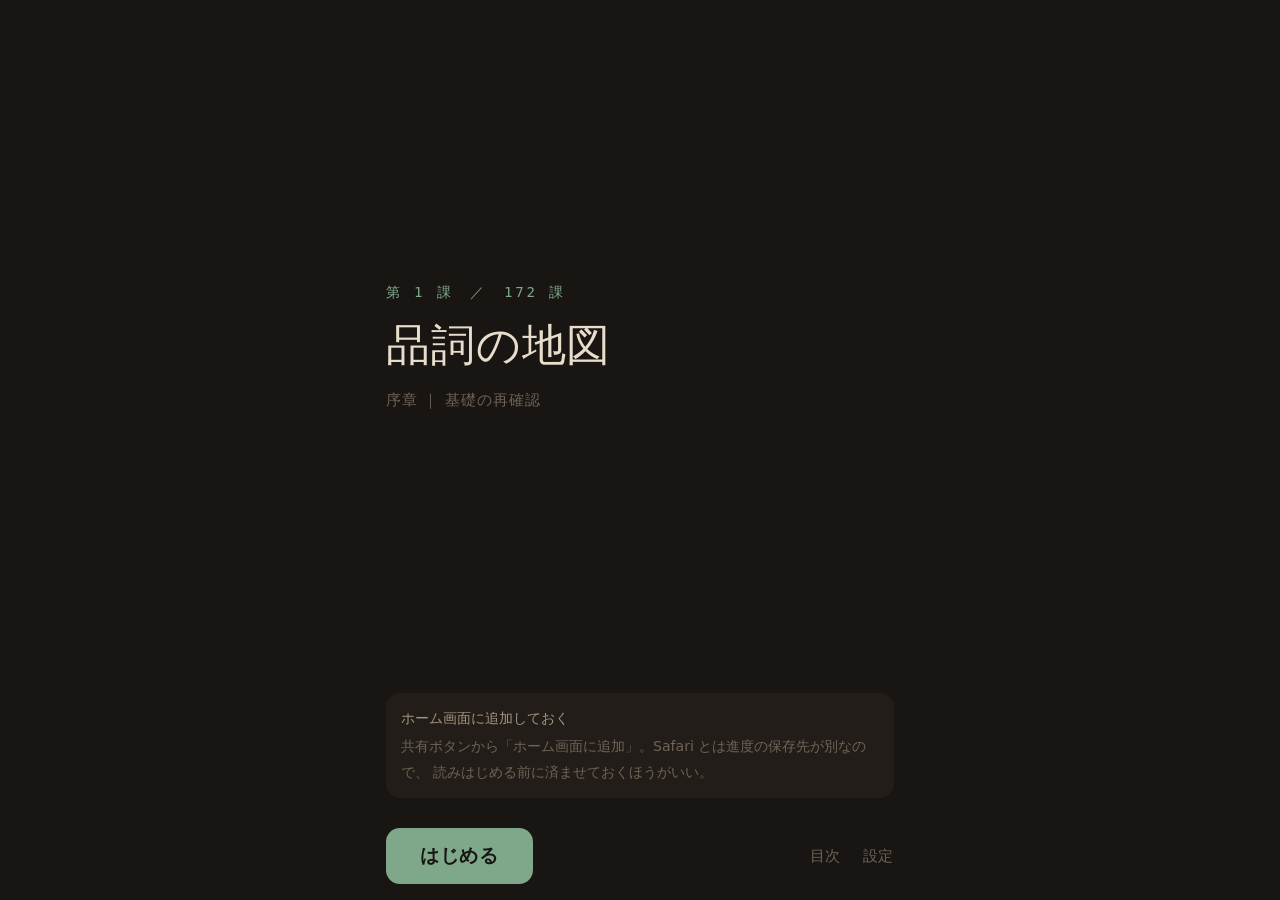
<file: index.html>
<!DOCTYPE html>
<html lang="ja" data-dir="joyato" data-fs="normal" data-rd="1" data-zh="1">
<head>
<meta charset="utf-8">
<meta name="viewport" content="width=device-width, initial-scale=1, viewport-fit=cover">
<meta name="description" content="夜文法。毎晩ひとつ、文法と言い換えを。">
<meta name="apple-mobile-web-app-capable" content="yes">
<meta name="mobile-web-app-capable" content="yes">
<meta name="apple-mobile-web-app-status-bar-style" content="black-translucent">
<meta name="apple-mobile-web-app-title" content="夜文法">
<meta name="theme-color" content="#191512">
<link rel="manifest" href="manifest.webmanifest">
<link rel="apple-touch-icon" href="icons/icon-180.png">
<link rel="icon" href="icons/icon-192.png">
<link rel="stylesheet" href="app.css">
<title>夜文法</title>
</head>
<body>
<div class="wrap" id="app"></div>
<script src="app.js"></script>
</body>
</html>
</file>
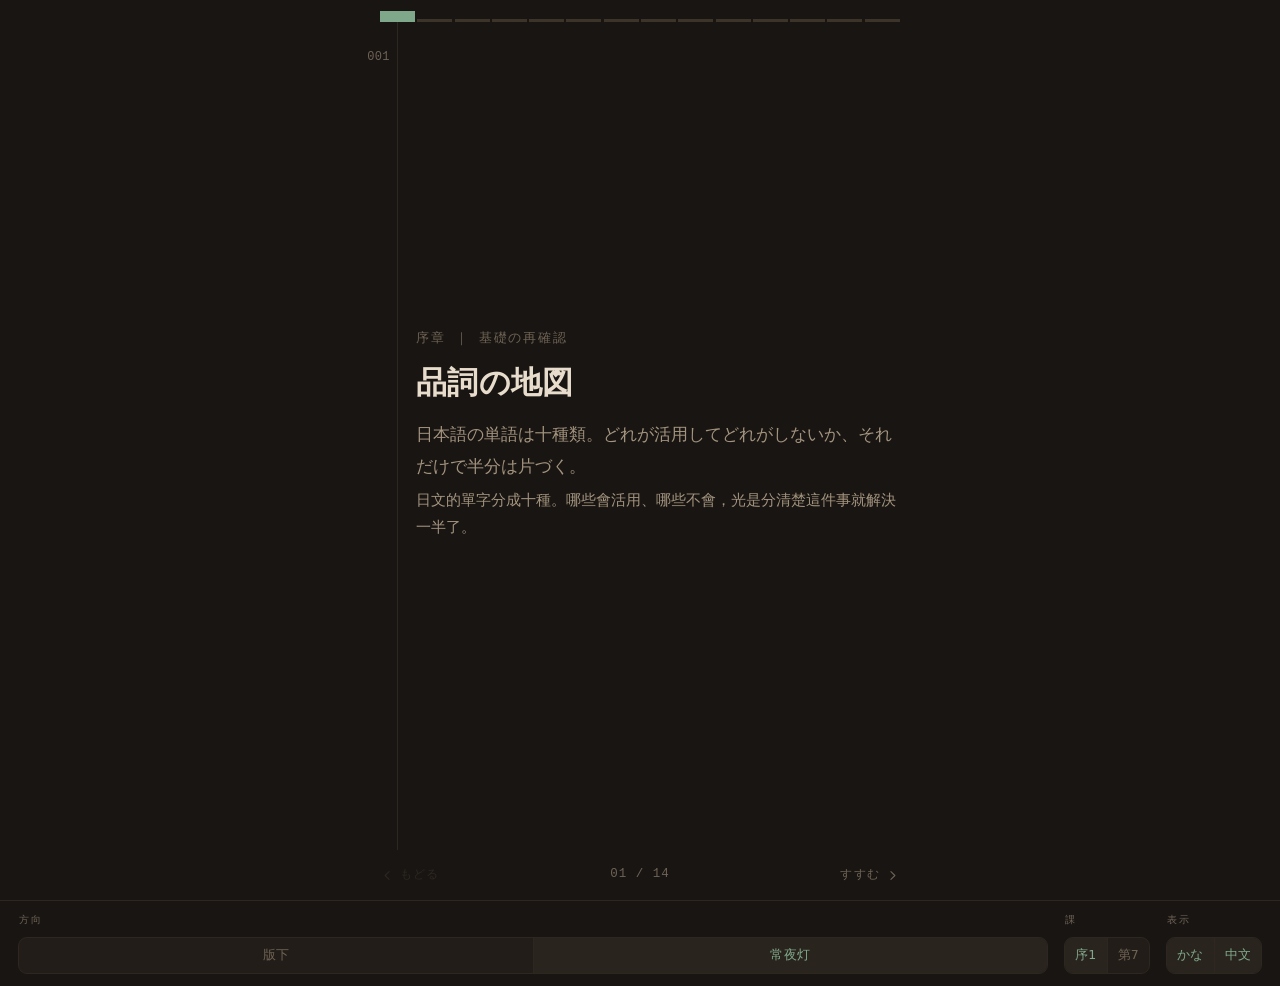
<file: prototype.html>
<!DOCTYPE html>
<html lang="ja">
<head>
<meta charset="utf-8">
<meta name="viewport" content="width=device-width, initial-scale=1, viewport-fit=cover">
<meta name="apple-mobile-web-app-capable" content="yes">
<meta name="mobile-web-app-capable" content="yes">
<meta name="apple-mobile-web-app-status-bar-style" content="black-translucent">
<meta name="apple-mobile-web-app-title" content="夜文法">
<meta name="theme-color" content="#191512">
<title>夜文法 ｜ 視覺原型</title>
<style>
/* ── 三個深色方向 ───────────────────────────────── */
:root{
  --r-card:14px;
  --f-go:"Hiragino Sans","Hiragino Kaku Gothic ProN","Noto Sans JP","Yu Gothic",system-ui,sans-serif;
  --f-mi:"Hiragino Mincho ProN","Yu Mincho","Noto Serif JP",serif;
  --f-num:ui-monospace,"SF Mono",Menlo,monospace;
}
[data-dir="hanshita"]{
  --bg:#14161F; --bg2:#1C1F2B; --bg3:#242835;
  --tx:#E4E0D8; --tx2:#948FA3; --tx3:#615D70;
  --sig:#E2564C; --sig-dim:#75302E;
  --rule:#2A2E3C; --rule2:#373C4D;
  --ok:#8FA9C4; --ng:#E2564C;
}
[data-dir="joyato"]{
  --bg:#191512; --bg2:#221D18; --bg3:#2A241E;
  --tx:#E8DDCD; --tx2:#A3947F; --tx3:#6E6355;
  --sig:#7FA88B; --sig-dim:#3E5546;
  --rule:#2E271F; --rule2:#3C3428;
  --ok:#7FA88B; --ng:#C98A6A;
}

*{box-sizing:border-box;margin:0;padding:0}
html{-webkit-text-size-adjust:100%}
body{
  font-family:var(--f-go);
  background:var(--bg); color:var(--tx);
  min-height:100dvh;
  overscroll-behavior:none;
  -webkit-tap-highlight-color:transparent;
  touch-action:manipulation;
  transition:background .4s ease, color .4s ease;
  line-height:1.75;
}
::selection{background:var(--sig-dim);color:var(--tx)}
:focus-visible{outline:2px solid var(--sig);outline-offset:3px}
::-webkit-scrollbar{width:6px;height:6px}
::-webkit-scrollbar-thumb{background:var(--rule2);border-radius:3px}
::-webkit-scrollbar-track{background:transparent}

.wrap{
  min-height:100dvh; display:flex; flex-direction:column;
  padding-top:env(safe-area-inset-top);
  padding-bottom:env(safe-area-inset-bottom);
  max-width:var(--fw,560px); margin:0 auto;
  position:relative;
}

/* ── 刻度レール ─────────────────────────────────── */
.rail{
  display:flex; align-items:flex-end; gap:2px; height:22px;
  padding:10px 20px 0 20px; flex-shrink:0;
}
.rail i{
  flex:1; height:11px; background:var(--rule2); border-radius:0;
  transform:scaleY(.273); transform-origin:bottom;
  transition:transform .25s ease, background .25s ease;
}
.rail i.done{background:var(--sig-dim)}
.rail i.now{transform:scaleY(1);background:var(--sig)}

/* ── 版面 ───────────────────────────────────────── */
.stage{flex:1; display:flex; min-height:0}
.margin{
  width:38px; flex-shrink:0; padding-top:25px;
  display:flex; flex-direction:column; align-items:center; gap:9px;
  border-right:1px solid var(--rule);
}
.mk{font-family:var(--f-num); font-size:12px; letter-spacing:.03em; color:var(--sig)}
.mk.mute{color:var(--tx3)}
.mtick{width:10px;height:1px;background:var(--rule2)}
.mtick.on{background:var(--sig)}
.body{
  flex:1; min-width:0; padding:24px 20px 26px 18px; overflow-y:auto;
  display:flex; flex-direction:column;
}
.inner{width:100%}
.inner.mid{margin:auto 0}

/* ── 共通字體 ───────────────────────────────────── */
.lbl{font-size:12.5px;letter-spacing:.14em;color:var(--tx3);font-family:var(--f-num)}
.ja{font-family:var(--f-mi); font-size:22px; line-height:1.85; letter-spacing:.01em}
.ja.go{font-family:var(--f-go)}
.rd{font-size:14.5px;color:var(--tx3);line-height:1.7;margin-top:2px;font-family:var(--f-go)}
[data-rd="0"] .rd{display:none}
.zh{font-size:15.5px;color:var(--tx2);line-height:1.7;margin-top:4px}
.zhx{display:block;font-size:15px;color:var(--tx2);line-height:1.8;margin-top:5px}
.meta .zhx{font-size:14.5px;color:var(--tx3);margin-top:3px}
.vwhen .zhx{font-size:14px;color:var(--tx3);margin-top:2px}
[data-zh="0"] .zhx{display:none}
mark{background:none;color:var(--sig);font-weight:600}

/* ── 卡片區塊 ───────────────────────────────────── */
.h1{font-size:31px;line-height:1.4;font-weight:600;letter-spacing:.01em}
.h2{font-size:25.5px;line-height:1.5;font-weight:600;font-family:var(--f-mi)}
.intro{font-size:17px;color:var(--tx2);margin-top:14px;line-height:1.9;max-width:34em}
.meta{margin-top:18px;display:flex;flex-direction:column;gap:7px}
.meta div{display:flex;gap:10px;font-size:15px;align-items:baseline}
.meta b{font-weight:500;color:var(--tx3);flex-shrink:0;width:3.6em;font-size:13px;letter-spacing:.08em}
.meta span{color:var(--tx2);line-height:1.7}
.ex{margin-top:20px;display:flex;flex-direction:column;gap:16px}
.ex li{list-style:none;padding-left:13px;border-left:1px solid var(--rule2)}
ul.cons{margin-top:8px;display:flex;flex-direction:column;gap:11px}
ul.cons li{
  list-style:none;font-size:16px;color:var(--tx);line-height:1.8;
  padding-left:17px;position:relative;
}
ul.cons li::before{
  content:"";position:absolute;left:0;top:.72em;width:7px;height:1px;background:var(--sig);
}
.contrast{
  margin-top:20px;padding:14px 15px;background:var(--bg2);border-radius:var(--r-card);
  font-size:16px;line-height:1.85;color:var(--tx2);
}
.contrast em{font-style:normal;color:var(--tx);font-family:var(--f-mi)}

/* ── 單字 ───────────────────────────────────────── */
.word{display:flex;align-items:baseline;gap:12px;flex-wrap:wrap}
.word .w{font-family:var(--f-mi);font-size:39px;line-height:1.3;letter-spacing:.02em}
.pos{
  font-size:12.5px;letter-spacing:.1em;color:var(--sig);border:1px solid var(--sig-dim);
  padding:2px 7px;border-radius:3px;font-family:var(--f-go);white-space:nowrap;
}
.wr{font-size:16px;color:var(--tx3);margin-top:6px}
.wz{font-size:19.5px;color:var(--tx);margin-top:12px}
.note{margin-top:16px;font-size:15px;color:var(--tx2);line-height:1.8;padding-top:14px;border-top:1px solid var(--rule)}

/* ── 言い換え：刻度尺 ───────────────────────────── */
.scale{margin:22px 0 6px;position:relative;padding-bottom:26px}
.scale .bar{height:1px;background:var(--rule2);position:relative;margin:0 4px}
.scale .tick{
  position:absolute;top:-7px;width:1px;height:15px;background:var(--rule2);
  transform:translateX(-50%) scaleY(.6);transform-origin:bottom;
  transition:background .3s ease,transform .3s ease;
}
.scale .tick.on{background:var(--sig);transform:translateX(-50%) scaleY(1)}
.scale .cap{
  position:absolute;top:14px;font-size:11.5px;color:var(--tx3);
  transform:translateX(-50%);white-space:nowrap;font-family:var(--f-go);
  transition:color .3s ease;
}
.scale .cap.on{color:var(--sig)}
.intent{
  font-size:17px;color:var(--tx2);line-height:1.85;
  padding:14px 15px;background:var(--bg2);border-radius:var(--r-card);
}
.intent b{display:block;font-size:12.5px;letter-spacing:.14em;color:var(--tx3);
  font-family:var(--f-num);font-weight:400;margin-bottom:7px}
.ask{margin-top:22px;font-size:18.5px;color:var(--sig);line-height:1.8}
.hint{margin-top:9px;font-size:14.5px;color:var(--tx3)}
.vlist{margin-top:22px;display:flex;flex-direction:column;gap:19px}
.vitem{padding-left:14px;border-left:1px solid var(--rule2)}
.vitem.anchor{border-left-color:var(--sig)}
.vlist.slim{gap:13px}
.vlist.slim .ja{font-size:19.5px;line-height:1.75}
.vlvl{font-size:12.5px;letter-spacing:.1em;color:var(--sig);margin-bottom:5px;font-family:var(--f-go)}
.vwhen{font-size:14px;color:var(--tx3);margin-top:5px;line-height:1.7}
.lever{
  margin-top:24px;padding:16px 16px;background:var(--bg2);border-radius:var(--r-card);
}
.lever b{display:block;font-size:12.5px;letter-spacing:.14em;color:var(--sig);
  font-family:var(--f-num);font-weight:400;margin-bottom:9px}
.lever p{font-size:16px;line-height:1.95;color:var(--tx)}
.lever em{font-style:normal;color:var(--sig);font-weight:600}

/* ── 複習 ───────────────────────────────────────── */
.q{font-family:var(--f-mi);font-size:24px;line-height:1.9;margin-top:6px}
.opts{margin-top:26px;display:flex;flex-direction:column;gap:11px}
.opt{
  background:var(--bg2);border:1px solid var(--rule);color:var(--tx);
  font-family:var(--f-mi);font-size:20.5px;padding:15px 17px;border-radius:10px;
  text-align:left;cursor:pointer;width:100%;transition:border-color .2s ease,background .2s ease;
}
.opt{position:relative;z-index:2}
.opt:active{background:var(--bg3)}
.opt.ok{border-color:var(--ok);color:var(--ok)}
.opt.ng{border-color:var(--ng);color:var(--ng)}
.opt:disabled{cursor:default;opacity:1}
.why{margin-top:18px;font-size:16px;line-height:1.85;color:var(--tx2)}

/* ── 首頁與完了 ─────────────────────────────────── */
.center{flex:1;display:flex;flex-direction:column;justify-content:center;padding:0 26px}
.daynum{font-family:var(--f-num);font-size:14px;letter-spacing:.2em;color:var(--sig)}
.big{font-family:var(--f-mi);font-size:43.5px;line-height:1.35;margin-top:12px;letter-spacing:.02em}
.grp{font-size:15px;color:var(--tx3);margin-top:12px;letter-spacing:.06em}

/* ── 底部 ───────────────────────────────────────── */
.foot{
  flex-shrink:0;display:flex;align-items:center;gap:14px;
  padding:14px 20px calc(14px + env(safe-area-inset-bottom));
}
.navhint{
  display:flex;align-items:center;gap:5px;line-height:0;
  font-family:var(--f-num);font-size:12px;color:var(--tx3);letter-spacing:.1em;
}
.navhint span{line-height:1}
.navhint.off{opacity:.22}
.count{font-family:var(--f-num);font-size:12.5px;color:var(--tx3);letter-spacing:.08em}
.spacer{flex:1}
.btn{
  background:var(--sig);color:var(--bg);border:none;font-family:var(--f-go);
  font-size:18.5px;font-weight:600;padding:15px 34px;border-radius:var(--r-card);
  cursor:pointer;letter-spacing:.04em;
}
.btn:active{filter:brightness(.9)}
.btn.ghost{background:none;color:var(--tx2);border:1px solid var(--rule2);font-weight:400}

/* ── 左右分頁的點擊區。右半前進，左半後退 ───────── */
.tapzone{position:absolute;top:0;bottom:0;width:50%;cursor:pointer;z-index:1}
.tapzone.tprev{left:0}
.tapzone.tnext{right:0}

/* ── 原型控制列（正式版不會有） ─────────────────── */
.proto{
  flex-shrink:0;border-top:1px solid var(--rule);background:var(--bg);
  padding:12px 18px calc(12px + env(safe-area-inset-bottom));
  display:flex;gap:16px;align-items:flex-end;position:relative;z-index:3;
}
.pgrp{display:flex;flex-direction:column;gap:7px;min-width:0}
.pgrp.wide{flex:1}
.pgrp>span{
  font-size:9.5px;color:var(--tx3);letter-spacing:.16em;
  font-family:var(--f-num);padding-left:1px;
}
.seg{
  display:flex;background:var(--bg2);border:1px solid var(--rule);
  border-radius:9px;overflow:hidden;
}
.seg button{
  flex:1;min-width:0;background:none;border:none;border-left:1px solid var(--rule);
  color:var(--tx3);font-family:var(--f-go);font-size:12.5px;letter-spacing:.02em;
  padding:9px 10px;cursor:pointer;white-space:nowrap;
  transition:color .2s ease,background .2s ease;
}
.seg button:first-child{border-left:none}
.seg button.on{background:var(--bg3);color:var(--sig)}
.fade{animation:fi .26s cubic-bezier(.16,1,.3,1)}
@keyframes fi{from{opacity:0;transform:translateY(7px)}to{opacity:1;transform:none}}
@media (prefers-reduced-motion:reduce){.fade{animation:none}}
</style>
</head>
<body data-dir="joyato">
<!--
THESIS: 一課是一張印刷指定紙，語感是一支有刻度的量尺。拒絕語言 app 的兩個既定長相：
Duolingo 式的圓角遊戲化卡片，與 Anki 式的灰白極簡表單。
OWN-WORLD: 版下（印刷指定紙）× 夜間計器盤。左側留白欄放朱書き式的邊註，頂部是逐卡點亮的
刻度レール，言い換え用五段檢刻的量尺。明朝體承載日文內容，ゴシック承載介面，
字體本身就是語感軸線的一部分。三個夜間光線方向：計器、版下、常夜灯。
STORY: 他躺著看見今天要學什麼，一路點過去，在言い換えカード先自己想一遍再對答案，
最後知道語感差異是哪個槓桿造成的。
FIRST VIEWPORT: 課號在上方以等寬數字小字標示，單元名以明朝大字居中偏上，
主題群在其下，底部單一「はじめる」按鈕落在拇指自然位置。
FORM: 印刷指定紙與計器盤的融合，自七個候選中選出（抽籤腳本在 Windows 無輸出，已告知）。
FINISH: unreviewed and undocumented is unfinished; this build ends with the finish review, the verdict, and DESIGN.md
-->
<div class="wrap" id="app"></div>
<div class="proto">
  <div class="pgrp wide"><span>方向</span><div class="seg">
    <button data-d="hanshita">版下</button>
    <button data-d="joyato">常夜灯</button>
  </div></div>
  <div class="pgrp"><span>課</span><div class="seg">
    <button data-day="1">序1</button>
    <button data-day="7">第7</button>
  </div></div>
  <div class="pgrp"><span>表示</span><div class="seg">
    <button id="rdtog">かな</button>
    <button id="zhtog">中文</button>
  </div></div>
</div>
<script>
/* ══ 內容：真實課程資料，依 CONTENT-SPEC.md 的結構 ══ */
const DATA = {
1:{
 day:1,part:0,group:"序章 ｜ 基礎の再確認",unit:"品詞の地図",
 intro:{ja:"日本語の単語は十種類。どれが活用してどれがしないか、それだけで半分は片づく。",
   zh:"日文的單字分成十種。哪些會活用、哪些不會，光是分清楚這件事就解決一半了。"},
 patterns:[
  {id:"1a",pattern:"自立語と付属語",
   conjugation:{ja:"単独で文節を作れるか",zh:"判準：能不能自己單獨構成文節"},
   meaning:{ja:"自立語はそれだけで意味が立つ語。付属語は自立語にくっついてしか存在できない語。",
     zh:"自立語自己就有意義。附屬語只能黏在自立語上，沒辦法單獨存在。"},
   register:{ja:"文法用語なので説明の場面だけ",zh:"文法術語，只在說明的時候用得到"},
   examples:[
    {ja:"私は本を読む。",rd:"わたしはほんをよむ。",zh:"自立語是「私、本、読む」，付属語是「は、を」。"},
    {ja:"きれいな花が咲いた。",rd:"きれいなはながさいた。",zh:"自立語是「きれいな、花、咲い」，付属語是「が、た」。"},
    {ja:"早く帰りたい。",rd:"はやくかえりたい。",zh:"自立語是「早く、帰り」，付属語是「たい」。"}],
   constraints:[
    {ja:"付属語は助詞と助動詞の二つだけ。この二つ以外は全部自立語。",
     zh:"附屬語只有助詞與助動詞這兩類，其餘全部都是自立語。"},
    {ja:"助詞は活用しない、助動詞は活用する。二つを分けるのはこれだけ。",
     zh:"助詞不活用，助動詞會活用。區分這兩者就只看這一點。"}],
   contrast:{ja:"「たい」は助動詞なので<em>たかった</em>と形が変わる。「は」は助詞なので何が起きても<em>は</em>のまま。ここが両者の境界線。",
     zh:"「たい」是助動詞，所以會變成「たかった」。「は」是助詞，不管怎樣都還是「は」。這就是兩者的分界線。"}},
  {id:"1b",pattern:"活用する語としない語",
   conjugation:{ja:"後ろの形が変わるか",zh:"判準：語尾會不會變形"},
   meaning:{ja:"十品詞のうち活用するのは動詞、イ形容詞、ナ形容詞、助動詞の四つだけ。",
     zh:"十個品詞裡會活用的只有四個：動詞、イ形容詞、ナ形容詞、助動詞。"},
   register:{ja:"全文体に共通する骨組み",zh:"所有文體共通的骨架"},
   examples:[
    {ja:"読む、読まない、読みます、読めば。",rd:"よむ、よまない、よみます、よめば。",zh:"動詞是活用的。"},
    {ja:"高い、高くない、高かった。",rd:"たかい、たかくない、たかかった。",zh:"イ形容詞是活用的。"},
    {ja:"静かだ、静かではない、静かだった。",rd:"しずかだ、しずかではない、しずかだった。",zh:"ナ形容詞是活用的。"},
    {ja:"ゆっくり。",rd:"ゆっくり。",zh:"副詞不論放到哪裡都是這個形，不活用。"}],
   constraints:[
    {ja:"活用する四つは述語になれる。活用しない語は単独で文を終われない。",
     zh:"會活用的那四類能當述語。不活用的詞沒辦法自己結束一個句子。"},
    {ja:"名詞は活用しないが、だ・です を付ければ述語になる。名詞が活用したのではなく、助動詞が付いただけ。",
     zh:"名詞不活用，但加上「だ・です」就能當述語。那是助動詞接上去，不是名詞自己在變。"}],
   contrast:{ja:"「静か」は名詞に見えるが<em>静かな部屋</em>と な で名詞にかかる。名詞なら<em>静かの部屋</em>になるはずで、そうならないからナ形容詞。",
     zh:"「静か」看起來像名詞，但它是用「な」去修飾名詞。如果真的是名詞，應該要能說「静かの部屋」，實際上不能，所以它是ナ形容詞。"}},
  {id:"1c",pattern:"十品詞の地図",
   conjugation:{ja:"自立語八つ＋付属語二つ",zh:"自立語八類＋附屬語兩類"},
   meaning:{ja:"活用する自立語が動詞・イ形容詞・ナ形容詞。活用しない自立語が名詞・副詞・連体詞・接続詞・感動詞。",
     zh:"會活用的自立語是動詞、イ形容詞、ナ形容詞。不活用的是名詞、副詞、連體詞、接續詞、感嘆詞。"},
   register:{ja:"全文体に共通",zh:"所有文體共通"},
   examples:[
    {ja:"今日は休みだ。",rd:"きょうはやすみだ。",zh:"「今日」是名詞不是副詞，因為它當得了主語。"},
    {ja:"この、その、大きな、いわゆる。",rd:"この、その、おおきな、いわゆる。",zh:"連体詞只能修飾名詞，而且不活用。"},
    {ja:"しかし、したがって、ちなみに。",rd:"しかし、したがって、ちなみに。",zh:"接続詞連接句與句，第 151 課會整組處理。"}],
   constraints:[
    {ja:"副詞は動詞と形容詞にかかる。連体詞は名詞にしかかからない。かかる先で見分ける。",
     zh:"副詞修飾動詞與形容詞，連體詞只修飾名詞。看它修飾誰就能分辨。"},
    {ja:"感動詞（ああ、はい、もしもし）は、活用しないのに単独で文になれる唯一の品詞。",
     zh:"感嘆詞（ああ、はい、もしもし）是唯一不活用、卻能自己成句的品詞。"}],
   contrast:{ja:"「大きな」と「大きい」は意味がほぼ同じでも品詞が違う。<em>大きな</em>は連体詞なので活用せず名詞にしかかからない。<em>箱が大きな</em>とは言えないが<em>箱が大きい</em>とは言える。",
     zh:"「大きな」與「大きい」意思幾乎一樣，品詞卻不同。「大きな」是連體詞，不活用，而且只能修飾名詞。所以能說「箱が大きい」，不能說「箱が大きな」。"}}],
 vocab:[
  {w:"転入届",r:"てんにゅうとどけ",pos:"名",zh:"遷入申報",
   ex:{ja:"引っ越したら十四日以内に転入届を出す。",zh:"搬家後十四天內要辦遷入申報。"},
   note:{ja:"出さないと国民健康保険の切り替えも止まる。",zh:"沒辦的話，國民健保的轉換也會跟著卡住。"}},
  {w:"窓口",r:"まどぐち",pos:"名",zh:"櫃檯、對外窗口",
   ex:{ja:"詳しいことは担当の窓口で聞いてください。",zh:"詳細情形請到負責的櫃檯詢問。"},
   note:{ja:"抽象的な「対外的な担当者」の意味でも使う。",zh:"也可以指抽象的「對外窗口、負責接洽的人」。"}},
  {w:"控え",r:"ひかえ",pos:"名",zh:"存根、副本",
   ex:{ja:"提出したら控えを必ずもらっておく。",zh:"送件後一定要拿到存根。"},
   note:{ja:"動詞「控える」から生まれた名詞。品詞が動いた例。",zh:"由動詞「控える」變出來的名詞，是品詞轉換的例子。"}},
  {w:"記入する",r:"きにゅうする",pos:"動Ⅲ",zh:"填寫",
   ex:{ja:"太枠の中だけ記入してください。",zh:"只要填寫粗框裡面就好。"},
   note:{ja:"和語の「書く」より事務的。書式のある紙に使う。",zh:"比和語的「書く」更事務性，用在有格式的表單上。"}},
  {w:"あらかじめ",r:"あらかじめ",pos:"副",zh:"事先、預先",
   ex:{ja:"あらかじめ電話で確認したほうが早い。",zh:"事先打電話確認比較快。"},
   note:{ja:"活用しないので副詞。「前もって」より少し改まる。",zh:"不活用所以是副詞。比「前もって」再正式一點。"}}],
 paraphrase:{
  intent:"要跟對方說，文件請事先填好再帶過來。",
  axis:"硬さ",
  variants:[
   {level:"くだけた",go:true,ja:"用紙、先に書いといて。",rd:"ようし、さきにかいといて。",zh:"表格先寫一寫喔。",
    when:{ja:"同僚や家族に、立ち話で",zh:"對同事或家人，站著隨口說"}},
   {level:"丁寧",go:true,ja:"用紙はあらかじめ記入しておいてください。",rd:"ようしはあらかじめきにゅうしておいてください。",zh:"表格請事先填好。",
    when:{ja:"社内の標準。誰に言っても事故にならない",zh:"公司內的標準說法，對誰講都不會出事"}},
   {level:"改まった",go:false,ja:"用紙にはあらかじめご記入の上、窓口までお持ちください。",rd:"ようしにはあらかじめごきにゅうのうえ、まどぐちまでおもちください。",zh:"請事先於表格上填寫完畢後，攜至櫃檯。",
    when:{ja:"来客向けの案内文、掲示物",zh:"給訪客看的說明文、公告"}}],
  lever:{ja:"動いたのは三つ。まず<em>語種</em>で、書く（和語）を記入する（漢語サ変）に替えた。次に<em>接続と文末</em>で、といて（縮約）を しておいて にし、さらに ご記入の上 という書面専用の接続にした。最後に<em>待遇表現</em>で、ご記入・お持ちください と相手側の動作を高めた。「〜の上」を口頭で使うと硬すぎて役所の人みたいになるので、そこが 丁寧 と 改まった の境目。",
   zh:"動了三個槓桿。第一是<em>語種</em>，把「書く」（和語）換成「記入する」（漢語サ変）。第二是<em>接續與文末</em>，「といて」這個縮約先還原成「しておいて」，再換成書面專用的「ご記入の上」。第三是<em>待遇表現</em>，用「ご記入」「お持ちください」把對方的動作抬高。「〜の上」講出口會硬得像公家機關在唸稿，那裡就是丁寧與改まった的分界。"}},
 review:[]
},
7:{
 day:7,part:1,group:"第一部 ｜ 助詞",unit:"は と が（一）",
 intro:{ja:"同じ名詞でも、聞き手がそれを知っているかどうかで助詞が変わる。ここが崩れると文章全体が読みにくくなる。",
   zh:"同一個名詞，會因為聽的人知不知道它而換助詞。這裡一亂，整篇文章就變得難讀。"},
 patterns:[
  {id:"7a",pattern:"〜が",
   conjugation:{ja:"名詞＋が"},
   meaning:{ja:"聞き手がまだ知らないものを、話の場に出す。目の前の出来事をそのまま述べるときも が。",
     zh:"把聽的人還不知道的東西端上檯面。直接描述眼前發生的事，也是用 が。"},
   register:{ja:"全文体。話し言葉でも書き言葉でも同じ働き",zh:"所有文體。口語與書面的作用相同"},
   examples:[
    {ja:"あ、エレベーターが来た。",rd:"あ、エレベーターがきた。",zh:"啊，電梯來了。"},
    {ja:"昔々、あるところにおじいさんが住んでいました。",rd:"むかしむかし、あるところにおじいさんがすんでいました。",zh:"很久很久以前，某個地方住著一位老爺爺。"},
    {ja:"どなたが窓口の担当ですか。",rd:"どなたがまどぐちのたんとうですか。",zh:"哪一位是櫃檯的負責人？"}],
   constraints:[
    {ja:"疑問詞が主語のときは必ず が。「誰は来ましたか」は成立しない。",
     zh:"疑問詞當主語的時候一定用 が。「誰は来ましたか」不成立。"},
    {ja:"目の前の現象をそのまま報告する文は が。「雨は降ってきた」にすると、雨について何か言う文に変わってしまう。",
     zh:"直接報告眼前現象的句子用 が。改成「雨は降ってきた」，就變成在談論「雨」這個主題了。"}],
   contrast:{ja:"は に替えると、その名詞がすでに話に出ている前提になる。初めて出す名詞に は を付けると、聞き手は<em>その話は知らないのだが</em>という気持ちになる。",
     zh:"換成 は，就等於預設那個名詞已經在對話裡出現過。對第一次提到的名詞用 は，聽的人心裡會浮現「你講的那個我並不知道啊」。"}},
  {id:"7b",pattern:"〜は",
   conjugation:{ja:"名詞＋は"},
   meaning:{ja:"すでに場に出ているものを主題として取り上げ、それについて述べる。",
     zh:"把已經在檯面上的東西提出來當主題，然後談論它。"},
   register:{ja:"全文体",zh:"所有文體"},
   examples:[
    {ja:"おじいさんは山へ柴刈りに行きました。",rd:"おじいさんはやまへしばかりにいきました。",zh:"老爺爺上山砍柴去了。"},
    {ja:"その書類は窓口で受け取れます。",rd:"そのしょるいはまどぐちでうけとれます。",zh:"那份文件可以在櫃檯領取。"},
    {ja:"田中さんはまだ来ていません。",rd:"たなかさんはまだきていません。",zh:"田中先生還沒到。"}],
   constraints:[
    {ja:"話し手と聞き手の両方が「それ」と特定できるものにしか付かない。",
     zh:"只能接在說話者與聽者雙方都能指認出「就是那個」的東西後面。"},
    {ja:"疑問詞そのものには付かない。「何は」「誰は」は不可。",
     zh:"不能直接接在疑問詞後面，「何は」「誰は」都不行。"}],
   contrast:{ja:"が が場に出す助詞なら、は は場に出たものを受け取る助詞。<em>出す</em>と<em>受ける</em>で役割が分かれていると考えると、次の初出再出の原則がそのまま導ける。",
     zh:"如果說 が 是把東西端上檯面的助詞，は 就是接住檯面上那個東西的助詞。用「端出」與「接住」來理解，下一個初次登場與再次登場的原則就能自然推出來。"}},
  {id:"7c",pattern:"初出と再出",
   conjugation:{ja:"一つの談話の中での流れ",zh:"同一段談話裡的流動"},
   meaning:{ja:"名詞は が で登場し、は で受け継がれる。物語も報告書も同じ。",
     zh:"名詞用 が 登場，用 は 接續下去。故事跟報告書都一樣。"},
   register:{ja:"全文体。特に書き言葉で崩れると読みにくくなる",zh:"所有文體。書面語裡一亂會特別難讀"},
   examples:[
    {ja:"駅前に新しいカフェができた。そのカフェは夜十一時までやっている。",rd:"えきまえにあたらしいカフェができた。そのカフェはよるじゅういちじまでやっている。",zh:"車站前開了一家新咖啡店。那家店營業到晚上十一點。"},
    {ja:"会議で一つ問題が出ました。その問題については明日話しましょう。",rd:"かいぎでひとつもんだいがでました。そのもんだいについてはあしたはなしましょう。",zh:"會議上出現了一個問題。那個問題明天再談吧。"},
    {ja:"担当者から連絡がありました。連絡の内容は添付のとおりです。",rd:"たんとうしゃかられんらくがありました。れんらくのないようはてんぷのとおりです。",zh:"負責人來聯絡了。聯絡內容如附件所示。"}],
   constraints:[
    {ja:"一度 は で受けた名詞をまた が で出すと、別のものを指すか、対比の意味が生じる。",
     zh:"已經用 は 接過的名詞又用 が 端出來，不是在指另一個東西，就是產生了對比的意思。"},
    {ja:"この原則が働かないのが、対比の は と排他の が。それは次の課で扱う。",
     zh:"這個原則不適用的場合是對比的 は 與排他的 が，下一課處理。"}],
   contrast:{ja:"逆に言えば、文章が読みにくいときは この 出す と 受ける の順序が壊れていることが多い。<em>が</em>ばかり続く文章は情報が場に積み上がらず、<em>は</em>から始まる文章は聞き手を置き去りにする。",
     zh:"反過來說，文章讀起來卡的時候，多半是「端出」與「接住」的順序壞掉了。整篇都用 が，資訊堆不起來；劈頭就用 は，會把讀的人丟在後面。"}}],
 vocab:[
  {w:"圏外",r:"けんがい",pos:"名",zh:"收不到訊號",
   ex:{ja:"この辺りはトンネルを抜けるまで圏外だ。",zh:"這一帶到出隧道為止都收不到訊號。"},
   note:{ja:"比喩で「対象外」の意味にも使う。",zh:"也能比喻成「不在範圍內、被排除在外」。"}},
  {w:"再起動",r:"さいきどう",pos:"名・動Ⅲ",zh:"重新開機",
   ex:{ja:"更新のあと一度再起動が必要です。",zh:"更新後需要重新開機一次。"},
   note:{ja:"和語なら「立ち上げ直す」。漢語のほうが硬い。",zh:"和語會說「立ち上げ直す」，漢語這個比較硬。"}},
  {w:"途切れる",r:"とぎれる",pos:"動Ⅱ",zh:"中斷",
   ex:{ja:"電波が途切れて話が聞こえなくなった。",zh:"訊號中斷，聽不到對方說話了。"},
   note:{ja:"自動詞。他動詞は「途切れさせる」ではなく「切る」を使う。",zh:"自動詞。要講他動的時候不用「途切れさせる」，直接用「切る」。"}},
  {w:"立ち上がる",r:"たちあがる",pos:"動Ⅰ",zh:"（程式）啟動",
   ex:{ja:"アプリが立ち上がるまで少し待つ。",zh:"等程式啟動一下。"},
   note:{ja:"人が立つ意味と同じ語。機械にも使うのは和語の柔らかさ。",zh:"跟人站起來是同一個字。能用在機器上，是和語柔軟的地方。"}},
  {w:"頻繁",r:"ひんぱん",pos:"ナ形",zh:"頻繁",
   ex:{ja:"頻繁に落ちるなら設定を見直したほうがいい。",zh:"如果常常當掉，最好檢查一下設定。"},
   note:{ja:"ナ形容詞。副詞にするときは 頻繁に。口語なら しょっちゅう。",zh:"ナ形容詞。當副詞用要說「頻繁に」。口語會說「しょっちゅう」。"}}],
 paraphrase:{
  intent:"要說明，網路常常斷線。",
  axis:"硬さ",
  variants:[
   {level:"くだけた",go:true,ja:"ネット、しょっちゅう切れるんだよね。",rd:"ネット、しょっちゅうきれるんだよね。",zh:"網路常常斷掉耶。",
    when:{ja:"友達や同期に、愚痴まじりで",zh:"對朋友或同期，帶點抱怨"}},
   {level:"丁寧",go:true,ja:"ネットが頻繁に途切れるんです。",rd:"ネットがひんぱんにとぎれるんです。",zh:"網路很常斷線。",
    when:{ja:"同僚や窓口に相談するとき",zh:"跟同事或櫃檯反映的時候"}},
   {level:"改まった",go:false,ja:"通信が頻繁に途切れる状況が続いております。",rd:"つうしんがひんぱんにとぎれるじょうきょうがつづいております。",zh:"通訊頻繁中斷的情形持續發生中。",
    when:{ja:"障害報告、取引先への連絡",zh:"故障報告、通知客戶"}}],
  lever:{ja:"動いたのは四つ。<em>語種</em>で しょっちゅう（和語）を 頻繁に（漢語）に、ネット（外来語の略）を 通信（漢語）に替えた。<em>縮約と省略</em>で、助詞を落とした ネット、 を ネットが と戻した。<em>人称の消去</em>が一番効いていて、切れる という出来事を 途切れる状況が続く と名詞化すると、困っている人の顔が消えて事実報告になる。最後に<em>接続と文末</em>で んだ（説明の口語）を外し ております（謙譲語Ⅱ）にした。ここで が が働いているのも見どころで、通信 は初出なので は ではなく が。",
   zh:"動了四個槓桿。<em>語種</em>上，「しょっちゅう」（和語）換成「頻繁に」（漢語），「ネット」（外來語略稱）換成「通信」（漢語）。<em>縮約與省略</em>上，把省掉的助詞補回來，「ネット、」變成「ネットが」。最有效的是<em>人稱的消去</em>：把「切れる」這個事件名詞化成「途切れる状況が続く」，困擾的人就從畫面上消失了，變成純粹的事實陳述。最後是<em>接續與文末</em>，拿掉口語說明語氣的「んだ」，換成謙讓語Ⅱ的「ております」。這裡也看得到 が 在工作：「通信」是初次登場，所以用 が 不用 は。"}},
 review:[
  {q:"「明日はちょっと＿＿。」（誘いを断るとき）",options:["難しいかな","不可能です"],answer:0,fromDay:6,
   why:{ja:"ぼかしは断定を避けて角を立てないための技術。不可能です は事実として強すぎて、断りではなく拒絶になる。",
     zh:"模糊表達是為了避開斷定、不把話說僵。「不可能です」作為事實太強，那不是婉拒是拒絕。"}},
  {q:"「ビール＿＿ください。」",options:["二杯","二個"],answer:0,fromDay:3,
   why:{ja:"液体を容器で数えるときは 杯。個 は形のあるものを漠然と数えるときで、瓶なら 二本 になる。",
     zh:"液體用容器來數的時候用「杯」。「個」是概略地數有形狀的東西，如果是瓶裝就會說「二本」。"}},
  {q:"「大きな」の品詞は？",options:["連体詞","イ形容詞"],answer:0,fromDay:1,
   why:{ja:"大きな は活用しない。大きい・大きくない と変化できるのがイ形容詞で、大きな にはその形がない。",
     zh:"「大きな」不活用。能變成「大きい・大きくない」的才是イ形容詞，「大きな」沒有那些形。"}}]
}};

const LEVELS=["くだけた","普通","丁寧","改まった","格式"];
const DIRS=["hanshita","joyato"];
const app=document.getElementById("app");
let day=1,idx=0,stage=0,answered={};

/* 卡片序列 */
function cards(d){
  const c=[{t:"topic"}];
  d.patterns.forEach((p,i)=>{c.push({t:"pattern",i});c.push({t:"cons",i})});
  d.vocab.forEach((v,i)=>c.push({t:"vocab",i}));
  c.push({t:"para"});
  d.review.forEach((r,i)=>c.push({t:"review",i}));
  c.push({t:"done"});
  return c;
}
const esc=s=>s.replace(/[&<]/g,m=>({"&":"&amp;","<":"&lt;"}[m]));
const ARROW_L='<svg width="15" height="15" viewBox="0 0 19 19" fill="none" stroke="currentColor" stroke-width="1.4" stroke-linecap="round" stroke-linejoin="round"><path d="M11.5 4.5 6.5 9.5l5 5"/></svg>';
const ARROW_R='<svg width="15" height="15" viewBox="0 0 19 19" fill="none" stroke="currentColor" stroke-width="1.4" stroke-linecap="round" stroke-linejoin="round"><path d="M7.5 4.5 12.5 9.5l-5 5"/></svg>';
const SCALEMARK='<svg width="15" height="11" viewBox="0 0 15 11" fill="none" stroke="currentColor" stroke-width="1" stroke-linecap="round" style="color:var(--sig)"><path d="M.5 8h14M3 8V4M7.5 8V2.5M12 8V5"/></svg>';
const REVMARK='<svg width="13" height="10" viewBox="0 0 13 10" fill="none" stroke="currentColor" stroke-width="1" stroke-linecap="round" stroke-linejoin="round" style="color:var(--tx3)"><path d="M12.5 1v2.5a2 2 0 0 1-2 2H1.5M4 3 1.5 5.5 4 8"/></svg>';
const dayMark=n=>`<div class="mk mute">${String(n).padStart(3,"0")}</div>`;
/* 雙語欄位：字串視為只有日文，物件則日文在上中文在下 */
const bi=o=>typeof o==="string"?o:o.ja+(o.zh?`<span class="zhx">${o.zh}</span>`:"");

function railHTML(n,cur){
  let s='<div class="rail">';
  for(let i=0;i<n;i++)s+=`<i class="${i<cur?"done":i===cur?"now":""}"></i>`;
  return s+"</div>";
}
function exHTML(list,mincho){
  return '<ul class="ex">'+list.map(e=>
    `<li><div class="ja${mincho?"":" go"}">${esc(e.ja)}</div>`+
    `<div class="rd">${esc(e.rd)}</div><div class="zh">${esc(e.zh)}</div></li>`).join("")+"</ul>";
}

function render(){
  const d=DATA[day],seq=cards(d),c=seq[idx];
  let margin="",body="",foot="",tap=true;

  if(c.t==="topic"){
    margin=dayMark(d.day);
    body=`<div class="lbl">${esc(d.group)}</div>
      <h1 class="h1" style="margin-top:10px;font-family:var(--f-mi)">${esc(d.unit)}</h1>
      <p class="intro">${bi(d.intro)}</p>`;
  }
  else if(c.t==="pattern"){
    const p=d.patterns[c.i];
    margin=dayMark(d.day)+`<div class="mk">${p.id}</div><div class="mtick on"></div>`;
    body=`<div class="h2">${esc(p.pattern)}</div>
      <div class="meta">
        <div><b>接続</b><span>${bi(p.conjugation)}</span></div>
        <div><b>意味</b><span>${bi(p.meaning)}</span></div>
        <div><b>文体</b><span>${bi(p.register)}</span></div>
      </div>${exHTML(p.examples,true)}`;
  }
  else if(c.t==="cons"){
    const p=d.patterns[c.i];
    margin=dayMark(d.day)+`<div class="mk">${p.id}</div><div class="mtick"></div><div class="mtick on"></div>`;
    body=`<div class="lbl">使用制限</div>
      <div class="h2" style="margin-top:8px;font-size:22px">${esc(p.pattern)}</div>
      <ul class="cons">${p.constraints.map(x=>`<li>${bi(x)}</li>`).join("")}</ul>
      <div class="contrast">${bi(p.contrast)}</div>`;
  }
  else if(c.t==="vocab"){
    const v=d.vocab[c.i];
    margin=dayMark(d.day)+`<div class="mk">${String(c.i+1).padStart(2,"0")}<span style="color:var(--tx3)">/${d.vocab.length}</span></div>`;
    body=`<div class="word"><div class="w">${esc(v.w)}</div><div class="pos">${esc(v.pos)}</div></div>
      <div class="wr">${esc(v.r)}</div>
      <div class="wz">${esc(v.zh)}</div>
      <ul class="ex" style="margin-top:24px"><li><div class="ja">${esc(v.ex.ja)}</div>
      <div class="zh">${esc(v.ex.zh)}</div></li></ul>
      <div class="note">${bi(v.note)}</div>`;
  }
  else if(c.t==="para"){
    const p=d.paraphrase;
    margin=dayMark(d.day)+SCALEMARK;
    const pos=l=>LEVELS.indexOf(l), used=p.variants.map(v=>pos(v.level));
    let sc='<div class="scale"><div class="bar">';
    LEVELS.forEach((l,i)=>{
      const x=(i/(LEVELS.length-1))*100;
      const on=stage>=1&&used.includes(i);
      sc+=`<div class="tick${on?" on":""}" style="left:${x}%"></div>`;
      sc+=`<div class="cap${on?" on":""}" style="left:${x}%">${l}</div>`;
    });
    sc+="</div></div>";
    const anchor=p.variants.find(v=>v.level==="丁寧")||p.variants[1];
    body=`<div class="lbl">言い換え ｜ ${esc(p.axis)}の軸</div>${sc}
      <div class="intent"><b>伝えたい内容</b>${esc(p.intent)}</div>`;
    if(stage===0){
      body+=`<div class="vlist"><div class="vitem anchor">
        <div class="vlvl">いま言えるところ</div>
        <div class="ja go">${esc(anchor.ja)}</div><div class="rd">${esc(anchor.rd)}</div></div></div>
        <div class="ask">${p.axis==="硬さ"?"もっとくだけては？　もっと改まっては？":"もっとぼかすには？　もっと精密にするには？"}</div>
        <div class="hint">口に出さなくていい。心の中で一度言ってから進む。</div>`;
    }else if(stage===1){
      body+='<div class="vlist">'+p.variants.map(v=>
        `<div class="vitem"><div class="vlvl">${esc(v.level)}</div>
        <div class="ja${v.go?" go":""}">${esc(v.ja)}</div>
        <div class="rd">${esc(v.rd)}</div><div class="zh">${esc(v.zh)}</div>
        <div class="vwhen">${bi(v.when)}</div></div>`).join("")+"</div>";
    }else{
      body+='<div class="vlist slim">'+p.variants.map(v=>
        `<div class="vitem"><div class="vlvl">${esc(v.level)}</div>
        <div class="ja${v.go?" go":""}">${esc(v.ja)}</div></div>`).join("")+"</div>"+
        `<div class="lever"><b>何が効いたか　この差はどこから来たか</b><p>${bi(p.lever)}</p></div>`;
    }
  }
  else if(c.t==="review"){
    const r=d.review[c.i],key=day+"-"+c.i,a=answered[key];
    margin=dayMark(d.day)+REVMARK+`<div class="mk mute">${String(r.fromDay).padStart(3,"0")}</div>`;
    body=`<div class="lbl">かるい復習 ${c.i+1} / ${d.review.length}</div>
      <div class="q">${esc(r.q)}</div><div class="opts">`+
      r.options.map((o,i)=>{
        let cl="opt";
        if(a!==undefined)cl+= i===r.answer?" ok":(i===a?" ng":"");
        return `<button class="${cl}" data-opt="${i}" ${a!==undefined?"disabled":""}>${esc(o)}</button>`;
      }).join("")+"</div>";
    if(a!==undefined)body+=`<div class="why">${bi(r.why)}</div>`;
    tap = a!==undefined;
  }
  else if(c.t==="done"){
    margin=dayMark(d.day);
    body=`<div class="daynum">第 ${String(d.day).padStart(3,"0")} 課　完了</div>
      <div class="big" style="font-size:33.5px">${esc(d.unit)}</div>
      <div style="margin-top:30px;display:flex;flex-direction:column;gap:13px">
      ${d.patterns.map(p=>`<div style="display:flex;gap:14px;align-items:baseline">
        <span class="lbl" style="width:2.2em;flex-shrink:0">${p.id}</span>
        <span style="font-family:var(--f-mi);font-size:19.5px">${esc(p.pattern)}</span></div>`).join("")}
      </div>
      <div class="grp" style="margin-top:32px">明日：第 ${d.day+1} 課</div>`;
    tap=false;
    foot=`<button class="btn ghost" id="again">もう一度</button><div class="spacer"></div>
          <button class="btn" id="home">おわり</button>`;
  }

  const total=seq.length;
  const canBack=idx>0||(c.t==="para"&&stage>0);
  if(!foot)foot=`<div class="navhint${canBack?"":" off"}">${ARROW_L}<span>もどる</span></div>
    <div class="spacer"></div>
    <div class="count">${String(idx+1).padStart(2,"0")} / ${String(total).padStart(2,"0")}</div>
    <div class="spacer"></div>
    <div class="navhint"><span>${c.t==="para"&&stage<2?"つづき":"すすむ"}</span>${ARROW_R}</div>`;

  app.innerHTML=railHTML(total,idx)+
    `<div class="stage"><div class="margin">${margin}</div>
     <div class="body"><div class="inner fade${c.t==="topic"||c.t==="done"?" mid":""}">${body}</div></div></div>
     <div class="foot">${foot}</div>`+
    (tap?'<div class="tapzone tprev" id="tzp"></div><div class="tapzone tnext" id="tzn"></div>':"");

  const tzp=document.getElementById("tzp"),tzn=document.getElementById("tzn");
  if(tzp)tzp.onclick=()=>{ if(Date.now()-swipedAt>400)prev(); };
  if(tzn)tzn.onclick=()=>{ if(Date.now()-swipedAt>400)next(); };
  app.querySelectorAll("[data-opt]").forEach(el=>el.onclick=e=>{
    e.stopPropagation();
    answered[day+"-"+cards(DATA[day])[idx].i]=+el.dataset.opt;render();
  });
  const ag=document.getElementById("again");
  if(ag)ag.onclick=()=>{idx=0;stage=0;answered={};render()};
  const hm=document.getElementById("home");
  if(hm)hm.onclick=()=>{idx=0;stage=0;answered={};render()};
}
function next(){
  const seq=cards(DATA[day]),c=seq[idx];
  if(c.t==="para"&&stage<2){stage++;render();return}
  if(idx<seq.length-1){idx++;stage=0;render()}
}
function prev(){
  const c=cards(DATA[day])[idx];
  if(c.t==="para"&&stage>0){stage--;render();return}
  if(idx>0){idx--;stage=cards(DATA[day])[idx].t==="para"?2:0;render()}
}
document.addEventListener("keydown",e=>{
  if(e.key==="ArrowRight"||e.key===" ")next();
  if(e.key==="ArrowLeft")prev();
});
/* 左右滑動。垂直捲動優先，斜著滑不算 */
let sx=0,sy=0,swipedAt=0;
app.addEventListener("touchstart",e=>{
  const t=e.changedTouches[0];sx=t.clientX;sy=t.clientY;
},{passive:true});
app.addEventListener("touchend",e=>{
  const t=e.changedTouches[0],dx=t.clientX-sx,dy=t.clientY-sy;
  if(Math.abs(dx)>55&&Math.abs(dx)>Math.abs(dy)*1.6){
    swipedAt=Date.now();
    if(dx<0)next(); else prev();
  }
},{passive:true});
document.querySelectorAll("[data-d]").forEach(b=>b.onclick=()=>{
  document.body.dataset.dir=b.dataset.d;
  document.querySelectorAll("[data-d]").forEach(x=>x.classList.toggle("on",x===b));
});
const rdBtn=document.getElementById("rdtog"),zhBtn=document.getElementById("zhtog");
rdBtn.onclick=()=>{
  const on=document.body.dataset.rd!=="0";
  document.body.dataset.rd=on?"0":"1";
  rdBtn.classList.toggle("on",!on);
};
zhBtn.onclick=()=>{
  const on=document.body.dataset.zh!=="0";
  document.body.dataset.zh=on?"0":"1";
  zhBtn.classList.toggle("on",!on);
};
document.querySelectorAll("[data-day]").forEach(b=>b.onclick=()=>{
  day=+b.dataset.day;idx=0;stage=0;answered={};
  document.querySelectorAll("[data-day]").forEach(x=>x.classList.toggle("on",x===b));
  render();
});
/* 網址參數：?dir=hanshita|joyato &day=1|7 &i=卡片序號 &s=言い換え段階 */
const qs=new URLSearchParams(location.search);
const qd=qs.get("dir"); if(qd&&DIRS.includes(qd))document.body.dataset.dir=qd;
const qw=+qs.get("w"); if(qw>=280&&qw<=560)document.documentElement.style.setProperty("--fw",qw+"px");
const qy=+qs.get("day"); if(DATA[qy])day=qy;
const qi=+qs.get("i"); if(qi>=0&&qi<cards(DATA[day]).length)idx=qi;
const q3=+qs.get("s"); if(q3>=0&&q3<=2)stage=q3;
document.body.dataset.rd=qs.get("rd")==="0"?"0":"1";
document.body.dataset.zh=qs.get("zh")==="0"?"0":"1";
if(document.body.dataset.rd==="1")document.getElementById("rdtog").classList.add("on");
if(document.body.dataset.zh==="1")document.getElementById("zhtog").classList.add("on");
if(qs.get("ans")==="1")DATA[day].review.forEach((r,i)=>answered[day+"-"+i]=r.answer);
document.querySelector(`[data-d="${document.body.dataset.dir}"]`).classList.add("on");
document.querySelector(`[data-day="${day}"]`).classList.add("on");
render();
if(qs.get("dbg")==="1"){
  const w=document.querySelector(".wrap"),b=document.querySelector(".body"),
        st=document.querySelector(".stage"),pr=document.querySelector(".proto");
  const d=document.createElement("div");
  d.style.cssText="position:fixed;top:0;left:0;z-index:99;background:#000;color:#0f0;font:11px monospace;padding:4px;line-height:1.5;white-space:pre";
  d.textContent=[
   "innerW "+innerWidth+"  docClientW "+document.documentElement.clientWidth,
   "html.sW "+document.documentElement.scrollWidth+"  body.sW "+document.body.scrollWidth,
   "wrap "+w.offsetWidth+"  stage "+st.offsetWidth+"  body "+b.offsetWidth,
   "proto "+pr.offsetWidth+"  proto.sW "+pr.scrollWidth
  ].join("\n");
  document.body.appendChild(d);
}
</script>
</body>
</html>
</file>
<file: app.css>
/* 夜文法 ｜ 視覺系統見 DESIGN.md。
   字級用 rem，根字級由設定頁的「字級」控制，所以所有文字尺寸一起縮放，
   間距維持 px 不跟著長。 */

html{font-size:16px;-webkit-text-size-adjust:100%}
html[data-fs="large"]{font-size:17.5px}

:root{
  --r-card:14px;
  --f-go:"Hiragino Sans","Hiragino Kaku Gothic ProN","Noto Sans JP","Yu Gothic",system-ui,sans-serif;
  --f-mi:"Hiragino Mincho ProN","Yu Mincho","Noto Serif JP",serif;
  --f-num:ui-monospace,"SF Mono",Menlo,monospace;
}

/* ── 兩個深色方向。計器方向已依使用者指示刪除 ───── */
[data-dir="hanshita"]{
  --bg:#14161F; --bg2:#1C1F2B; --bg3:#242835;
  --tx:#E4E0D8; --tx2:#948FA3; --tx3:#615D70;
  --sig:#E2564C; --sig-dim:#75302E;
  --rule:#2A2E3C; --rule2:#373C4D;
  --ok:#8FA9C4; --ng:#E2564C;
}
[data-dir="joyato"]{
  --bg:#191512; --bg2:#221D18; --bg3:#2A241E;
  --tx:#E8DDCD; --tx2:#A3947F; --tx3:#6E6355;
  --sig:#7FA88B; --sig-dim:#3E5546;
  --rule:#2E271F; --rule2:#3C3428;
  --ok:#7FA88B; --ng:#C98A6A;
}

*{box-sizing:border-box;margin:0;padding:0}
body{
  font-family:var(--f-go);
  background:var(--bg); color:var(--tx);
  min-height:100dvh;
  overscroll-behavior:none;
  -webkit-tap-highlight-color:transparent;
  touch-action:manipulation;
  transition:background .4s ease, color .4s ease;
  line-height:1.75;
}
::selection{background:var(--sig-dim);color:var(--tx)}
:focus-visible{outline:2px solid var(--sig);outline-offset:3px}
::-webkit-scrollbar{width:6px;height:6px}
::-webkit-scrollbar-thumb{background:var(--rule2);border-radius:3px}
::-webkit-scrollbar-track{background:transparent}

.wrap{
  min-height:100dvh; display:flex; flex-direction:column;
  padding-top:env(safe-area-inset-top);
  padding-bottom:env(safe-area-inset-bottom);
  max-width:560px; margin:0 auto;
  position:relative;
}

/* ── 刻度レール ─────────────────────────────────── */
.rail{
  display:flex; align-items:flex-end; gap:2px; height:22px;
  padding:10px 20px 0 20px; flex-shrink:0;
}
.rail i{
  flex:1; height:11px; background:var(--rule2);
  transform:scaleY(.273); transform-origin:bottom;
  transition:transform .25s ease, background .25s ease;
}
.rail i.done{background:var(--sig-dim)}
.rail i.now{transform:scaleY(1);background:var(--sig)}

/* ── 版面 ───────────────────────────────────────── */
.stage{flex:1; display:flex; min-height:0}
.margin{
  width:38px; flex-shrink:0; padding-top:25px;
  display:flex; flex-direction:column; align-items:center; gap:9px;
  border-right:1px solid var(--rule);
}
.mk{font-family:var(--f-num); font-size:.75rem; letter-spacing:.03em; color:var(--sig)}
.mk.mute{color:var(--tx3)}
.mtick{width:10px;height:1px;background:var(--rule2)}
.mtick.on{background:var(--sig)}
.body{
  flex:1; min-width:0; padding:24px 20px 26px 18px; overflow-y:auto;
  display:flex; flex-direction:column;
}
.inner{width:100%}
.inner.mid{margin:auto 0}

/* ── 共通字體 ───────────────────────────────────── */
.lbl{font-size:.78rem;letter-spacing:.14em;color:var(--tx3);font-family:var(--f-num)}
.ja{font-family:var(--f-mi); font-size:1.375rem; line-height:1.85; letter-spacing:.01em}
.ja.go{font-family:var(--f-go)}
.rd{font-size:.9rem;color:var(--tx3);line-height:1.7;margin-top:2px;font-family:var(--f-go)}
[data-rd="0"] .rd{display:none}
.zh{font-size:.97rem;color:var(--tx2);line-height:1.7;margin-top:4px}
.zhx{display:block;font-size:.94rem;color:var(--tx2);line-height:1.8;margin-top:5px}
.meta .zhx{font-size:.9rem;color:var(--tx3);margin-top:3px}
.vwhen .zhx{font-size:.88rem;color:var(--tx3);margin-top:2px}
[data-zh="0"] .zhx{display:none}
mark{background:none;color:var(--sig);font-weight:600}

/* ── 卡片區塊 ───────────────────────────────────── */
.h1{font-size:1.94rem;line-height:1.4;font-weight:600;letter-spacing:.01em}
.h2{font-size:1.6rem;line-height:1.5;font-weight:600;font-family:var(--f-mi)}
.intro{font-size:1.06rem;color:var(--tx2);margin-top:14px;line-height:1.9;max-width:34em}
.meta{margin-top:18px;display:flex;flex-direction:column;gap:7px}
.meta div{display:flex;gap:10px;font-size:.94rem;align-items:baseline}
.meta b{font-weight:500;color:var(--tx3);flex-shrink:0;width:3.6em;font-size:.81rem;letter-spacing:.08em}
.meta span{color:var(--tx2);line-height:1.7}
.ex{margin-top:20px;display:flex;flex-direction:column;gap:16px}
.ex li{list-style:none;padding-left:13px;border-left:1px solid var(--rule2)}
ul.cons{margin-top:8px;display:flex;flex-direction:column;gap:11px}
ul.cons li{
  list-style:none;font-size:1rem;color:var(--tx);line-height:1.8;
  padding-left:17px;position:relative;
}
ul.cons li::before{
  content:"";position:absolute;left:0;top:.72em;width:7px;height:1px;background:var(--sig);
}
.contrast{
  margin-top:20px;padding:14px 15px;background:var(--bg2);border-radius:var(--r-card);
  font-size:1rem;line-height:1.85;color:var(--tx2);
}
.contrast em{font-style:normal;color:var(--tx);font-family:var(--f-mi)}

/* ── 單字 ───────────────────────────────────────── */
.word{display:flex;align-items:baseline;gap:12px;flex-wrap:wrap}
.word .w{font-family:var(--f-mi);font-size:2.44rem;line-height:1.3;letter-spacing:.02em}
.pos{
  font-size:.78rem;letter-spacing:.1em;color:var(--sig);border:1px solid var(--sig-dim);
  padding:2px 7px;border-radius:3px;font-family:var(--f-go);white-space:nowrap;
}
.wr{font-size:1rem;color:var(--tx3);margin-top:6px}
.wz{font-size:1.22rem;color:var(--tx);margin-top:12px}
.note{margin-top:16px;font-size:.94rem;color:var(--tx2);line-height:1.8;padding-top:14px;border-top:1px solid var(--rule)}

/* ── 言い換え：刻度尺 ───────────────────────────── */
.scale{margin:22px 0 6px;position:relative;padding-bottom:26px}
.scale .bar{height:1px;background:var(--rule2);position:relative;margin:0 4px}
.scale .tick{
  position:absolute;top:-7px;width:1px;height:15px;background:var(--rule2);
  transform:translateX(-50%) scaleY(.6);transform-origin:bottom;
  transition:background .3s ease,transform .3s ease;
}
.scale .tick.on{background:var(--sig);transform:translateX(-50%) scaleY(1)}
.scale .cap{
  position:absolute;top:14px;font-size:.72rem;color:var(--tx3);
  transform:translateX(-50%);white-space:nowrap;font-family:var(--f-go);
  transition:color .3s ease;
}
.scale .cap.on{color:var(--sig)}
.intent{
  font-size:1.06rem;color:var(--tx2);line-height:1.85;
  padding:14px 15px;background:var(--bg2);border-radius:var(--r-card);
}
.intent b{display:block;font-size:.78rem;letter-spacing:.14em;color:var(--tx3);
  font-family:var(--f-num);font-weight:400;margin-bottom:7px}
.ask{margin-top:22px;font-size:1.16rem;color:var(--sig);line-height:1.8}
.hint{margin-top:9px;font-size:.9rem;color:var(--tx3)}
.vlist{margin-top:22px;display:flex;flex-direction:column;gap:19px}
.vitem{padding-left:14px;border-left:1px solid var(--rule2)}
.vitem.anchor{border-left-color:var(--sig)}
.vlist.slim{gap:13px}
.vlist.slim .ja{font-size:1.22rem;line-height:1.75}
.vlvl{font-size:.78rem;letter-spacing:.1em;color:var(--sig);margin-bottom:5px;font-family:var(--f-go)}
.vwhen{font-size:.88rem;color:var(--tx3);margin-top:5px;line-height:1.7}
.lever{margin-top:24px;padding:16px;background:var(--bg2);border-radius:var(--r-card)}
.lever b{display:block;font-size:.78rem;letter-spacing:.14em;color:var(--sig);
  font-family:var(--f-num);font-weight:400;margin-bottom:9px}
.lever p{font-size:1rem;line-height:1.95;color:var(--tx)}
.lever em{font-style:normal;color:var(--sig);font-weight:600}

/* ── 対照表（序章の数詞と日付だけが持つ） ───────── */
.tblwrap{margin-top:18px;overflow-x:auto;-webkit-overflow-scrolling:touch}
.tbl{border-collapse:collapse;width:100%;font-size:1rem}
.tbl th{
  font-family:var(--f-num);font-size:.72rem;font-weight:400;letter-spacing:.12em;
  color:var(--tx3);text-align:left;padding:0 12px 8px 0;border-bottom:1px solid var(--rule2);
  white-space:nowrap;
}
.tbl td{
  padding:9px 12px 9px 0;border-bottom:1px solid var(--rule);
  color:var(--tx);line-height:1.6;white-space:nowrap;
}
.tbl td.k{font-family:var(--f-num);color:var(--sig);font-size:.9rem}
.tbl tr:last-child td{border-bottom:none}

/* ── 複習 ───────────────────────────────────────── */
.q{font-family:var(--f-mi);font-size:1.5rem;line-height:1.9;margin-top:6px}
.opts{margin-top:26px;display:flex;flex-direction:column;gap:11px}
.opt{
  background:var(--bg2);border:1px solid var(--rule);color:var(--tx);
  font-family:var(--f-mi);font-size:1.28rem;padding:15px 17px;border-radius:10px;
  text-align:left;cursor:pointer;width:100%;position:relative;z-index:2;
  transition:border-color .2s ease,background .2s ease;
}
.opt:active{background:var(--bg3)}
.opt.ok{border-color:var(--ok);color:var(--ok)}
.opt.ng{border-color:var(--ng);color:var(--ng)}
.opt:disabled{cursor:default;opacity:1}
.why{margin-top:18px;font-size:1rem;line-height:1.85;color:var(--tx2)}

/* ── 首頁與完了 ─────────────────────────────────── */
.center{flex:1;display:flex;flex-direction:column;justify-content:center;padding:0 26px}
.daynum{font-family:var(--f-num);font-size:.88rem;letter-spacing:.2em;color:var(--sig)}
.big{font-family:var(--f-mi);font-size:2.72rem;line-height:1.35;margin-top:12px;letter-spacing:.02em}
.grp{font-size:.94rem;color:var(--tx3);margin-top:12px;letter-spacing:.06em}
.next{margin-top:30px;padding-top:18px;border-top:1px solid var(--rule);font-size:.94rem;color:var(--tx3);line-height:1.9}
.next b{color:var(--tx2);font-weight:400}

/* 首頁底部的次要連結列 */
.links{
  flex-shrink:0;display:flex;gap:22px;align-items:center;
  padding:16px 26px calc(16px + env(safe-area-inset-bottom));
}
/* 躺ったまま親指で押すので、触れる高さは 44px を下回らせない（APP-SPEC） */
.lnk{
  background:none;border:none;color:var(--tx3);font-family:var(--f-go);
  font-size:.94rem;cursor:pointer;letter-spacing:.04em;
  min-height:44px;min-width:44px;display:inline-flex;align-items:center;
  padding:0 8px;margin:0 -8px;
}
.lnk:active{color:var(--sig)}
.lnk.on{color:var(--sig)}

/* iOS 加入主畫面的說明，安裝後自動消失 */
.install{
  margin:0 26px 14px;padding:13px 15px;background:var(--bg2);
  border-radius:var(--r-card);font-size:.88rem;line-height:1.8;color:var(--tx3);
}
.install b{display:block;color:var(--tx2);font-weight:400;margin-bottom:3px}

/* ── 底部 ───────────────────────────────────────── */
.foot{
  flex-shrink:0;display:flex;align-items:center;gap:14px;
  padding:14px 20px calc(14px + env(safe-area-inset-bottom));
}
.navhint{
  display:flex;align-items:center;gap:5px;line-height:0;
  font-family:var(--f-num);font-size:.75rem;color:var(--tx3);letter-spacing:.1em;
}
.navhint span{line-height:1}
.navhint.off{opacity:.22}
.count{font-family:var(--f-num);font-size:.78rem;color:var(--tx3);letter-spacing:.08em}
.spacer{flex:1}
.btn{
  background:var(--sig);color:var(--bg);border:none;font-family:var(--f-go);
  font-size:1.16rem;font-weight:600;padding:15px 34px;border-radius:var(--r-card);
  cursor:pointer;letter-spacing:.04em;
}
.btn:active{filter:brightness(.9)}
.btn.ghost{background:none;color:var(--tx2);border:1px solid var(--rule2);font-weight:400}
.btn.wide{width:100%;text-align:center}

/* ── 左右分頁的點擊區。右半前進，左半後退 ───────── */
.tapzone{position:absolute;top:0;bottom:0;width:50%;cursor:pointer;z-index:1}
.tapzone.tprev{left:0}
.tapzone.tnext{right:0}

/* ── 頂列（設定頁等次要畫面用） ─────────────────── */
.bar{
  flex-shrink:0;display:flex;align-items:center;gap:12px;
  padding:14px 18px 10px;
}
.bar h2{font-size:1.06rem;font-weight:600;letter-spacing:.04em}
.back{
  background:none;border:none;padding:8px;margin:-8px;cursor:pointer;
  color:var(--tx2);display:flex;align-items:center;justify-content:center;
  line-height:0;min-width:44px;min-height:44px;
}
.back:active{color:var(--sig)}

/* ── 設定頁 ─────────────────────────────────────── */
.sheet{flex:1;overflow-y:auto;padding:8px 20px 30px}
.row{padding:17px 0;border-top:1px solid var(--rule);display:flex;
  align-items:center;gap:14px;flex-wrap:wrap}
.row:first-child{border-top:none}
.row .rl{flex:1;min-width:7em}
.row .rl b{display:block;font-size:1rem;font-weight:400;color:var(--tx)}
.row .rl small{display:block;font-size:.82rem;color:var(--tx3);line-height:1.7;margin-top:3px}
.seg{display:flex;background:var(--bg2);border:1px solid var(--rule);
  border-radius:9px;overflow:hidden;flex-shrink:0}
.seg button{
  background:none;border:none;border-left:1px solid var(--rule);
  color:var(--tx3);font-family:var(--f-go);font-size:.88rem;
  padding:0 16px;min-height:44px;cursor:pointer;white-space:nowrap;
  transition:color .2s ease,background .2s ease;
}
.seg button:first-child{border-left:none}
.seg button.on{background:var(--bg3);color:var(--sig)}
.note-sm{font-size:.85rem;color:var(--tx3);line-height:1.85;padding:15px 0 0}
.ta{
  width:100%;margin-top:12px;background:var(--bg2);color:var(--tx2);
  border:1px solid var(--rule);border-radius:10px;padding:12px;
  font-family:var(--f-num);font-size:.78rem;line-height:1.6;
  min-height:120px;resize:vertical;
}
.msg{font-size:.88rem;margin-top:10px;color:var(--sig);line-height:1.7}
.msg.bad{color:var(--ng)}
.btnrow{display:flex;gap:10px;flex-wrap:wrap;margin-top:12px}
.btn.sm{font-size:.94rem;padding:11px 18px;border-radius:10px}

/* ── 目次 ───────────────────────────────────────── */
/* 172 行あるので、捲るのは文件そのもの。.sheet を捲る作りにすると
   .wrap が min-height なぶん高さが決まらず、内側が捲れない。 */
.tocview .bar,.tocview .chips{
  position:sticky;background:var(--bg);z-index:5;
}
.tocview .bar{top:0;padding-top:calc(14px + env(safe-area-inset-top))}
.tocview .chips{top:56px;box-shadow:0 8px 8px -8px var(--bg)}
.chips{
  flex-shrink:0;display:flex;gap:7px;padding:2px 20px 12px;
  overflow-x:auto;-webkit-overflow-scrolling:touch;
}
.chip{
  background:var(--bg2);border:1px solid var(--rule);color:var(--tx3);
  font-family:var(--f-go);font-size:.82rem;letter-spacing:.06em;
  padding:0 14px;min-height:36px;border-radius:8px;cursor:pointer;white-space:nowrap;
}
.chip:active{border-color:var(--sig);color:var(--sig)}
.sheet.toc{padding-top:0;overflow:visible;flex:none}
.tpart{margin-top:26px}
.tpart:first-child{margin-top:4px}
.tph{
  font-family:var(--f-num);font-size:.75rem;letter-spacing:.16em;color:var(--sig);
  padding-bottom:9px;border-bottom:1px solid var(--rule2);
}
.tgh{
  font-size:.85rem;color:var(--tx3);letter-spacing:.06em;
  margin-top:20px;padding-bottom:4px;
}
.trow{
  display:flex;gap:13px;align-items:baseline;width:100%;text-align:left;
  background:none;border:none;border-top:1px solid var(--rule);
  padding:11px 0;min-height:44px;cursor:pointer;color:inherit;font-family:var(--f-go);
}
.tgh + .trow{border-top:none}
.trow:active{background:var(--bg2)}
.trow.soon{cursor:default;opacity:.42}
.trow.now .tu{color:var(--sig)}
.tnum{
  font-family:var(--f-num);font-size:.75rem;color:var(--tx3);
  flex-shrink:0;width:2.4em;letter-spacing:.04em;
}
.tnum.done{color:var(--sig)}
.tbody{min-width:0;display:block}
.tu{display:block;font-family:var(--f-mi);font-size:1.06rem;line-height:1.5;color:var(--tx)}
.th{display:block;font-size:.82rem;line-height:1.6;color:var(--tx3);margin-top:2px}

/* ── 載入與錯誤 ─────────────────────────────────── */
.state{flex:1;display:flex;flex-direction:column;justify-content:center;
  align-items:center;gap:14px;padding:0 30px;text-align:center;color:var(--tx3)}
.state .big-sm{font-size:1.06rem;color:var(--tx2);line-height:1.8}

.fade{animation:fi .26s cubic-bezier(.16,1,.3,1)}
@keyframes fi{from{opacity:0;transform:translateY(7px)}to{opacity:1;transform:none}}
@media (prefers-reduced-motion:reduce){
  .fade{animation:none}
  .rail i,.scale .tick,.scale .cap,body{transition:none}
}
</file>
